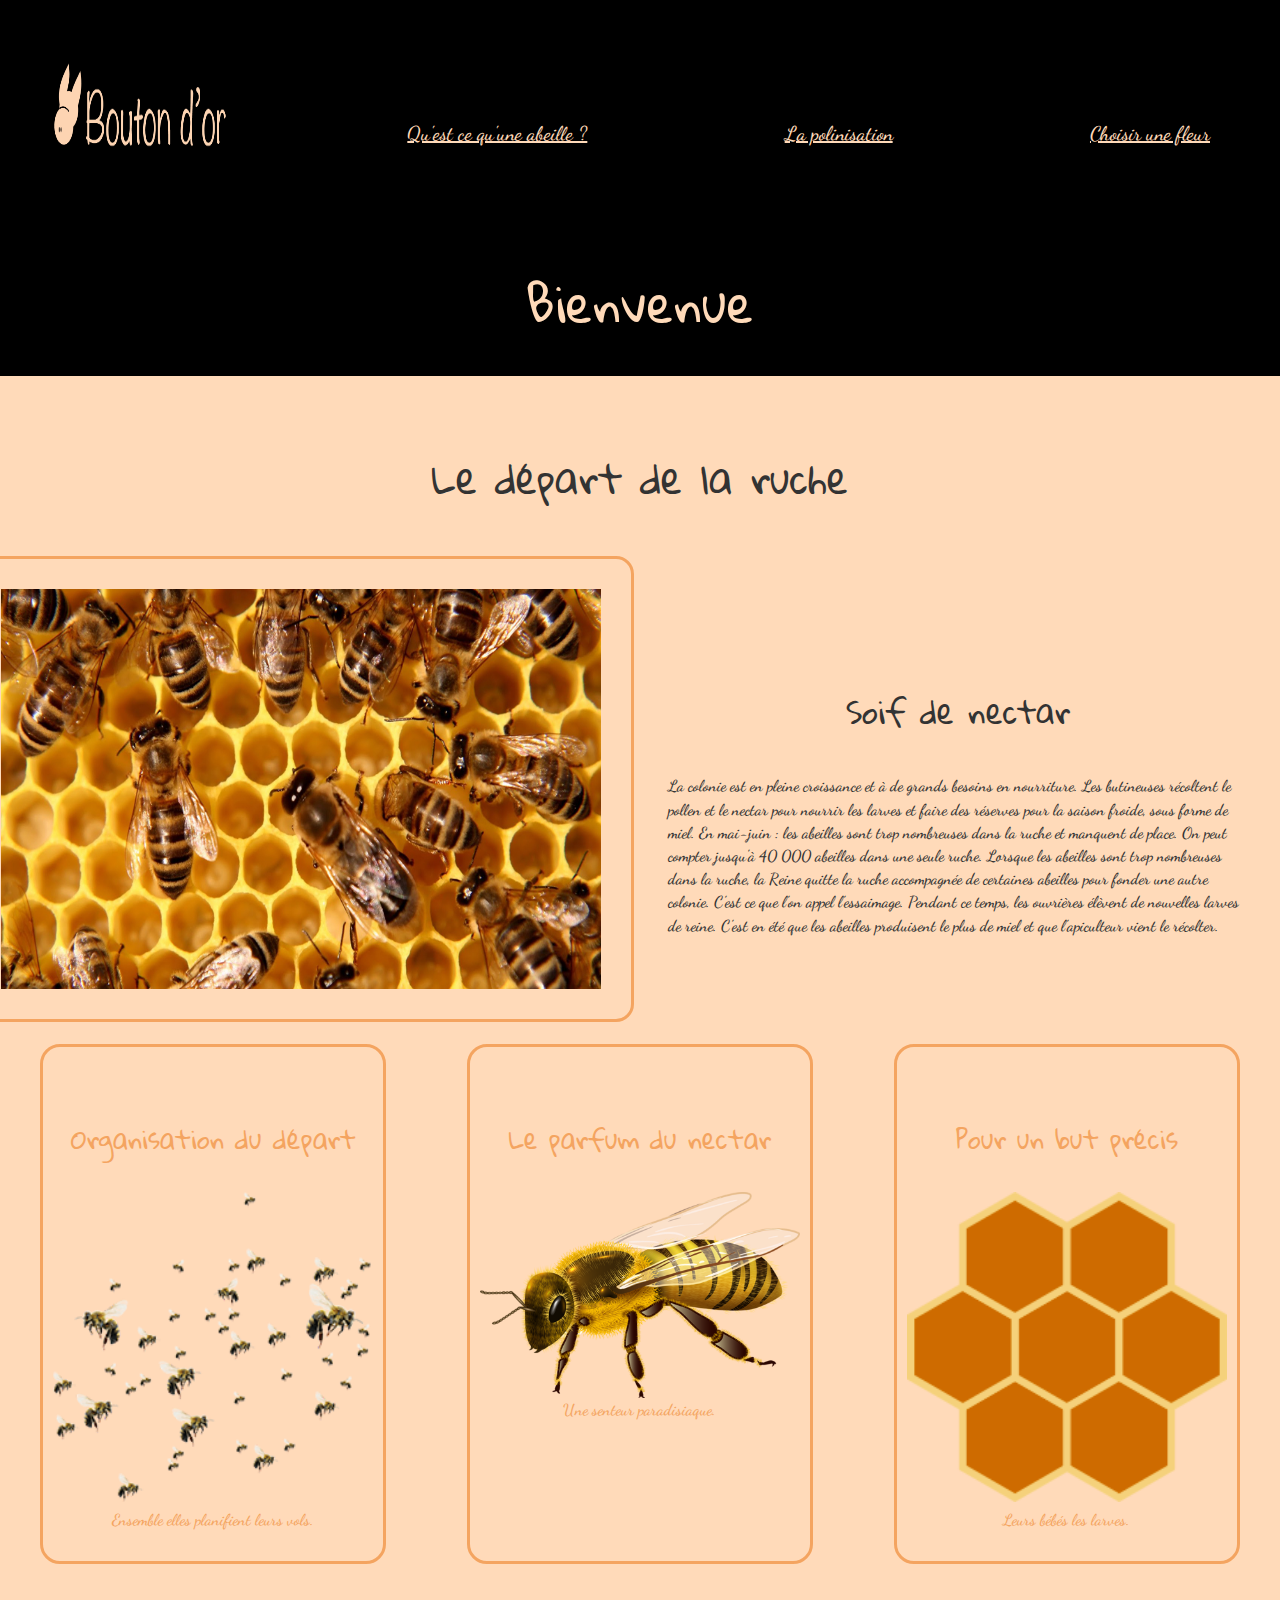
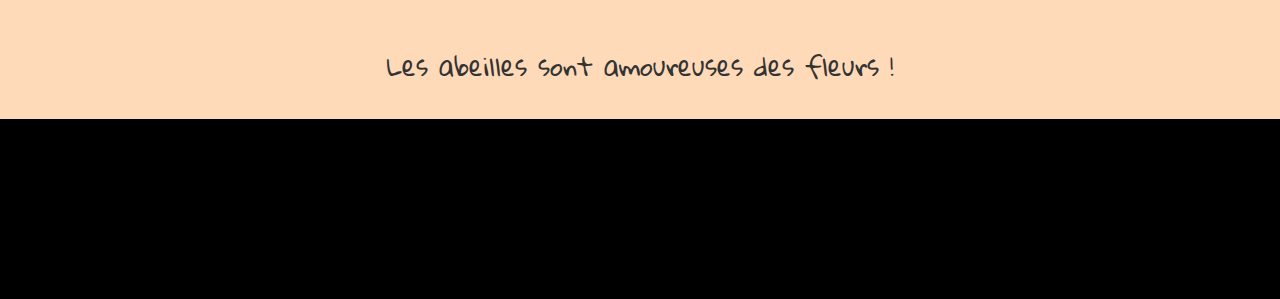
<file: index.html>
<!DOCTYPE html>
<html lang="en" dir="ltr">
  <head>
    <meta charset="utf-8">
    <title>Les abeilles</title>

  <link rel="stylesheet" href="css/reset.css">
  <link rel="stylesheet" href="css/typo.css">
  <link rel="stylesheet" href="css/master.css">
  </head>


  <body>
<header>
<ul class="navigation">
  <img class="logo" src="css/images/logoabeilles.png" alt="logo">
  <li><a href="step04.html">Qu'est ce qu'une abeille ?</a></li>
  <li><a class="item2" href="index.html">La polinisation</a></li>
  <li><a href="step01.html">Choisir une fleur</a></li>
</ul>
 <h1> Bienvenue </h1>
</header>


<section>
  <h2> Le départ de la ruche </h2>

<div class="nectar">
  <img class="ruche" src="css/images/ruche.jpg" alt="ruche">

  <div class="soif"><h3> Soif de nectar</h3>

  <p>
    La colonie est en pleine croissance et à de grands besoins en nourriture. Les butineuses récoltent le pollen et le nectar pour nourrir les larves et faire des réserves pour la saison froide, sous forme de miel. En mai-juin : les abeilles sont trop nombreuses dans la ruche et manquent de place.
    On peut compter jusqu'à 40 000 abeilles dans une seule ruche. Lorsque les abeilles sont trop nombreuses dans la ruche, la Reine quitte la ruche accompagnée de certaines abeilles pour fonder une autre colonie. C’est ce que l’on appel l’essaimage. Pendant ce temps, les ouvrières élèvent de nouvelles larves de reine. C’est en été que les abeilles produisent le plus de miel et que l’apiculteur vient le récolter.
</p>
</div>
</div>
</section>



<div class="product-list">

  <div class="product-item">
    <h4>Organisation du départ</h4>
    <img class="plus"src="css/images/plus2.png" alt="ab">
    <p>Ensemble elles planifient leurs vols.</p>
  </div>

  <div class="product-item">
      <h4>Le parfum du nectar</h4>
      <img class="nectar"src="css/images/pequena.png" alt="z">
    <p>Une senteur paradisiaque.</p>
  </div>

  <div class="product-item">
      <h4>Pour un but précis</h4>
      <img class="larve"src="css/images/alveole.png" alt="e">
    <p>Leurs bébés les larves.</p>
  </div>

</div>



  <h4>
  Les abeilles sont amoureuses des fleurs !
</h4>



</article>


<footer>

</footer>

  </body>
</file>
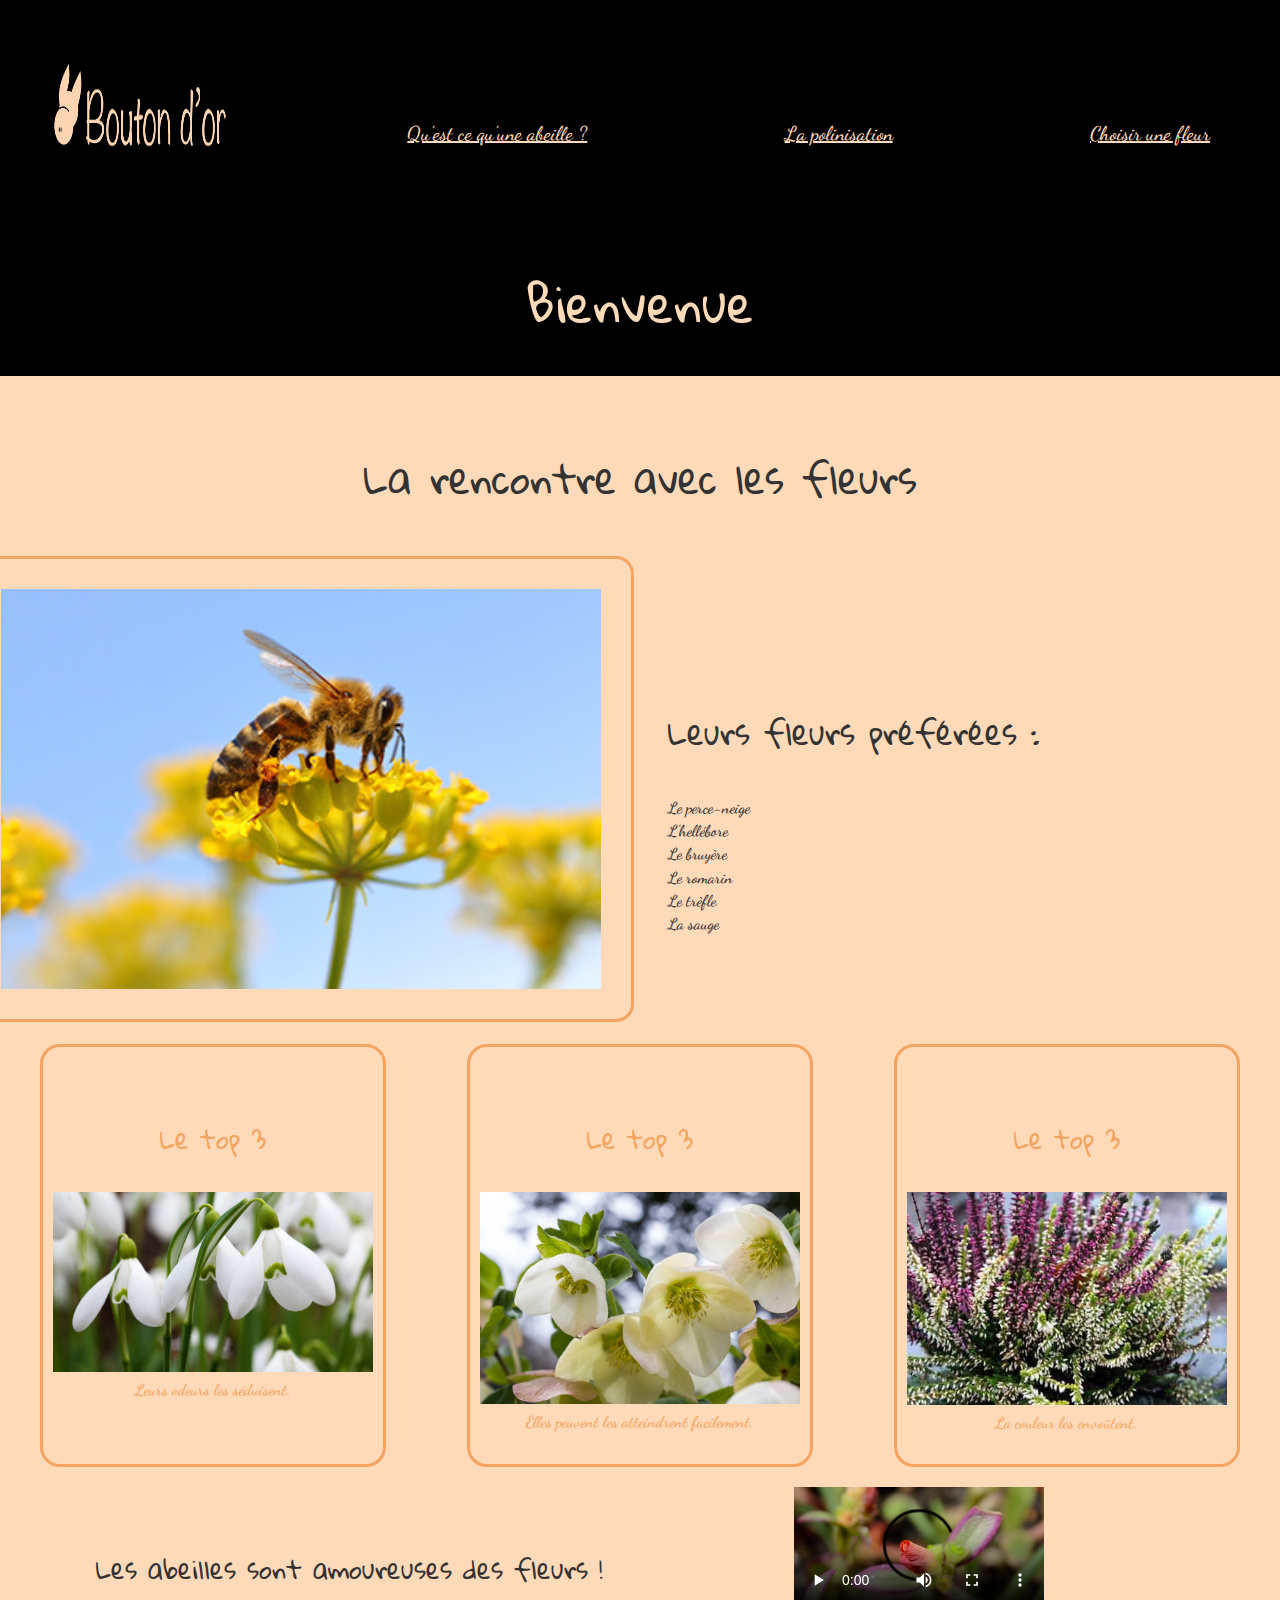
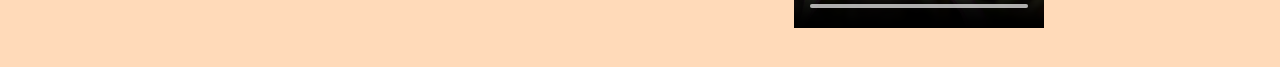
<file: step01.html>
<!DOCTYPE html>
<html lang="en" dir="ltr">
  <head>
    <meta charset="utf-8">
    <title>Bee Page</title>

  <link rel="stylesheet" href="css/reset.css">
  <link rel="stylesheet" href="css/typo.css">
  <link rel="stylesheet" href="css/master.css">
  </head>
  <body>
    <body>
  <header>
  <ul class="navigation">
    <img class="logo" src="css/images/logoabeilles.png" alt="logo">
    <li><a href="step04.html">Qu'est ce qu'une abeille ?</a></li>
    <li><a class="item2" href="index.html">La polinisation</a></li>
    <li><a href="step01.html">Choisir une fleur</a></li>
  </ul>
   <h1> Bienvenue </h1>
  </header>


  <section>
    <h2> La rencontre avec les fleurs </h2>

  <div class="nectar">
    <img class="ruche" src="css/images/fleur.jpg" alt="fleur">

    <div class="soif"><h3> Leurs fleurs préférées :</h3>

<ul class="liste_fleurs">
        <li><a>Le perce-neige</a></li>
        <li><a>L’hellébore</a></li>
        <li><a>Le bruyère</a></li>
        <li><a>Le romarin</a></li>
        <li><a>Le trèfle</a></li>
        <li><a>La sauge</a></li>
      </ul>
</div>

  </section>



  <div class="product-list">

    <div class="product-item">
      <h4>Le top 3</h4>
      <img class="perce"src="css/images/perce.jpg" alt="percee">
      <p>Leurs odeurs les séduisent.</p>
    </div>

    <div class="product-item">
        <h4>Le top 3</h4>
        <img class="hellebore"src="css/images/hellebore.jpg" alt="helle">
      <p>Elles peuvent les atteindrent facilement.</p>
    </div>

    <div class="product-item">
        <h4>Le top 3</h4>
        <img class="bruyere"src="css/images/bruyere.jpg" alt="bru">
      <p>La couleur les envoûtent.</p>
    </div>




    <h4>
    Les abeilles sont amoureuses des fleurs !
  </h4>


<div class="video">
  <video controls width="250">

        <source src="medias/flower.webm"
                type="video/webm">

        <source src="medias/flower.mp4"
                type="video/mp4">

        Sorry, your browser doesn't support embedded videos.
    </video>
    </div>



  </article>


  <footer>

  </footer>

    </body>
</file>
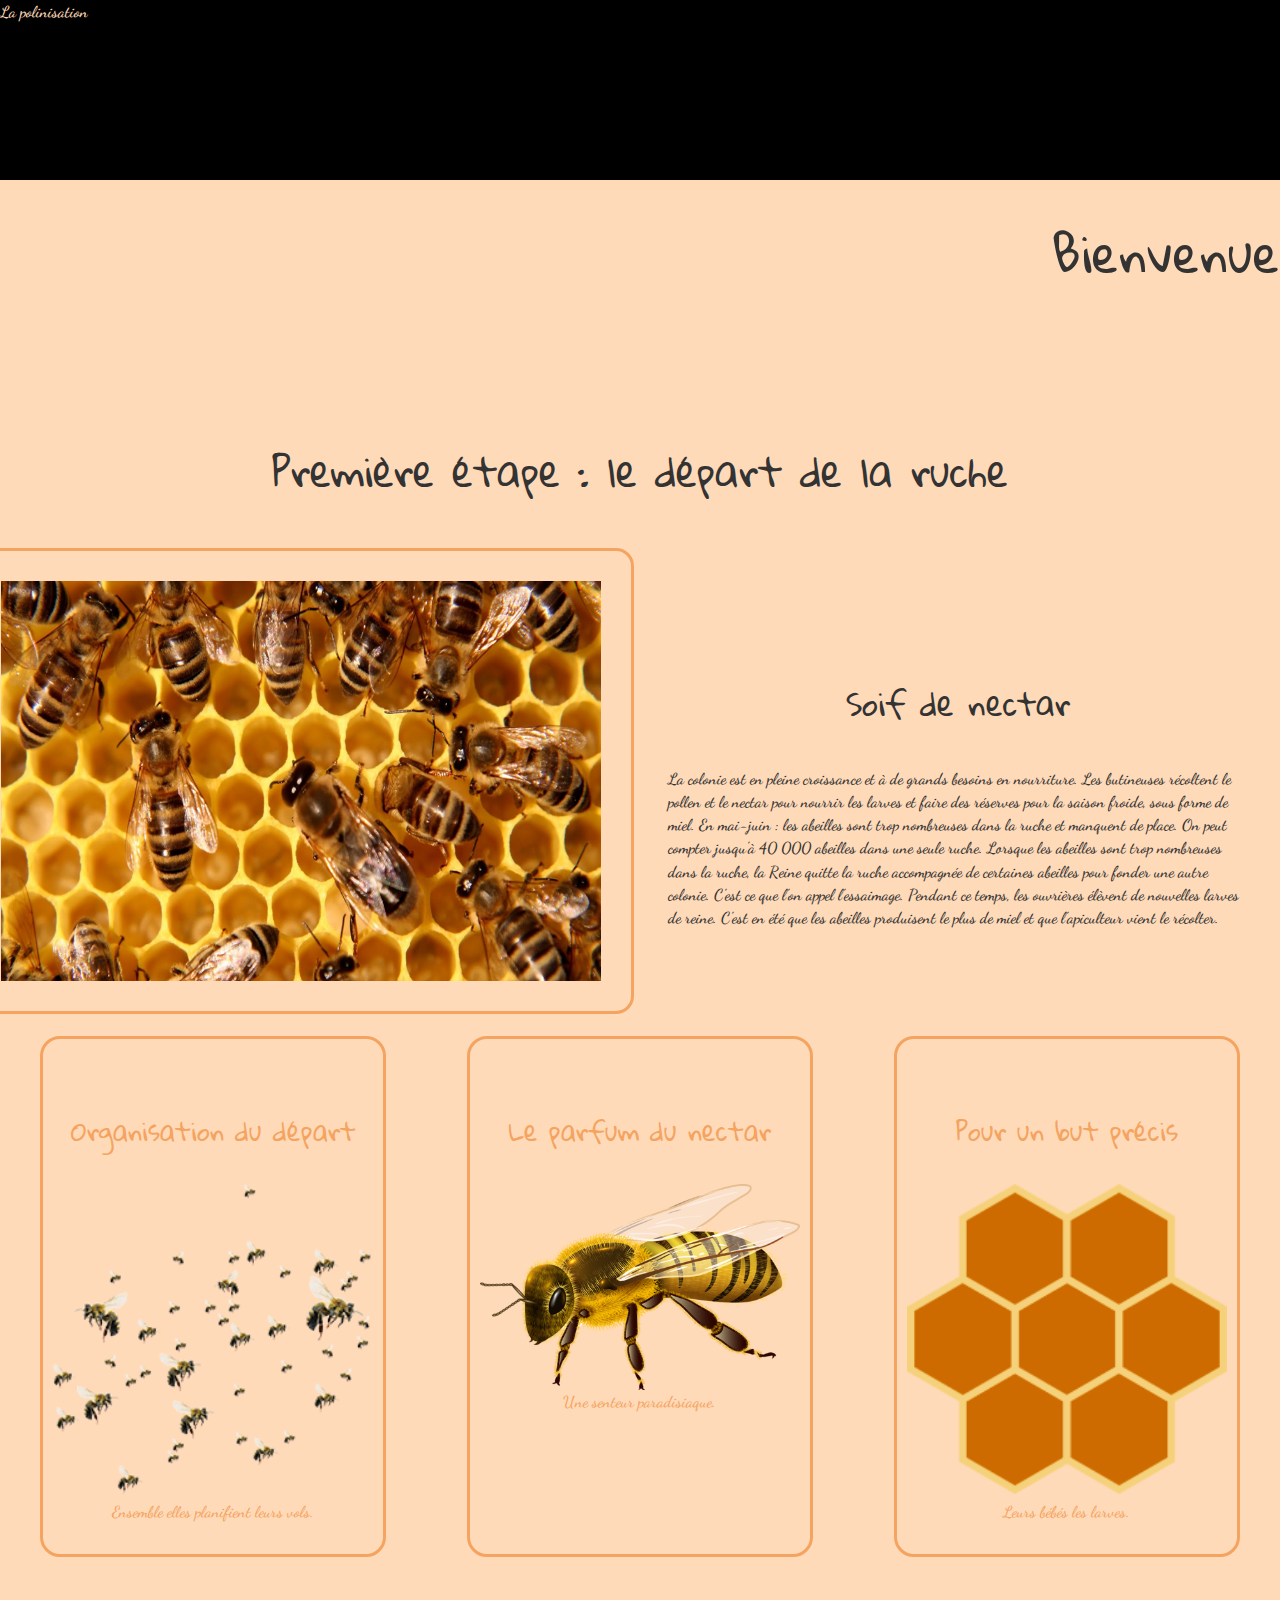
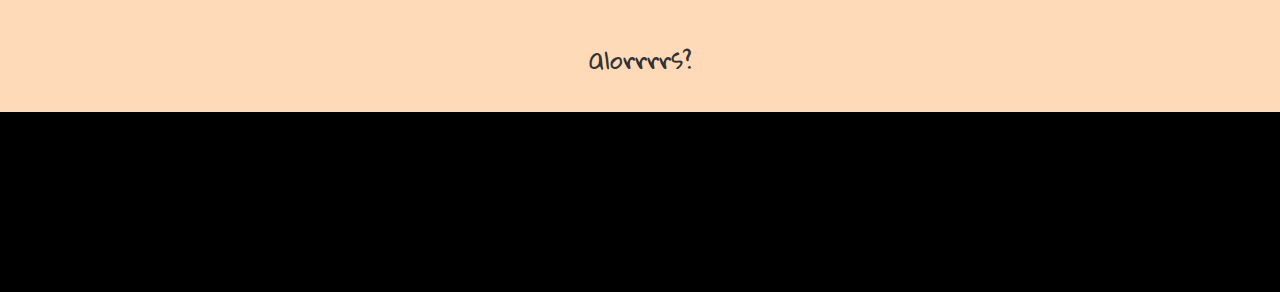
<file: step02.html>
<!DOCTYPE html>
<html lang="en" dir="ltr">
  <head>
    <meta charset="utf-8">
    <title>Bee Page</title>

  <link rel="stylesheet" href="css/reset.css">
  <link rel="stylesheet" href="css/typo.css">
  <link rel="stylesheet" href="css/master.css">
  </head>
  <body>
<header>
  La polinisation
</header>

<ul class="navigation">
  <li><a href="step04.html">previous</a></li>
  <li><a href="index.html">La polinisation</a></li>
  <li><a href="step01.html">next</a></li>
   <h1> Bienvenue </h1>
</ul>




<section>
 <h2> Première étape : le départ de la ruche </h2>

<div class="nectar">
 <img class="ruche" src="css/images/ruche.jpg" alt="ruche">

 <div class="soif"><h3> Soif de nectar</h3>

 <p>
   La colonie est en pleine croissance et à de grands besoins en nourriture. Les butineuses récoltent le pollen et le nectar pour nourrir les larves et faire des réserves pour la saison froide, sous forme de miel. En mai-juin : les abeilles sont trop nombreuses dans la ruche et manquent de place.
   On peut compter jusqu'à 40 000 abeilles dans une seule ruche. Lorsque les abeilles sont trop nombreuses dans la ruche, la Reine quitte la ruche accompagnée de certaines abeilles pour fonder une autre colonie. C’est ce que l’on appel l’essaimage. Pendant ce temps, les ouvrières élèvent de nouvelles larves de reine. C’est en été que les abeilles produisent le plus de miel et que l’apiculteur vient le récolter.
</p>
</div>
</div>
</section>



<div class="product-list">

 <div class="product-item">
   <h4>Organisation du départ</h4>
   <img class="plus"src="css/images/plus.png" alt="ab">
   <p>Ensemble elles planifient leurs vols.</p>
 </div>

 <div class="product-item">
     <h4>Le parfum du nectar</h4>
     <img class="nectar"src="css/images/pequena.png" alt="z">
   <p>Une senteur paradisiaque.</p>
 </div>

 <div class="product-item">
     <h4>Pour un but précis</h4>
     <img class="larve"src="css/images/alveole.png" alt="e">
   <p>Leurs bébés les larves.</p>
 </div>

</div>



 <h4>
 alorrrrs?
</h4>



</article>


<footer>

</footer>

 </body>
</file>
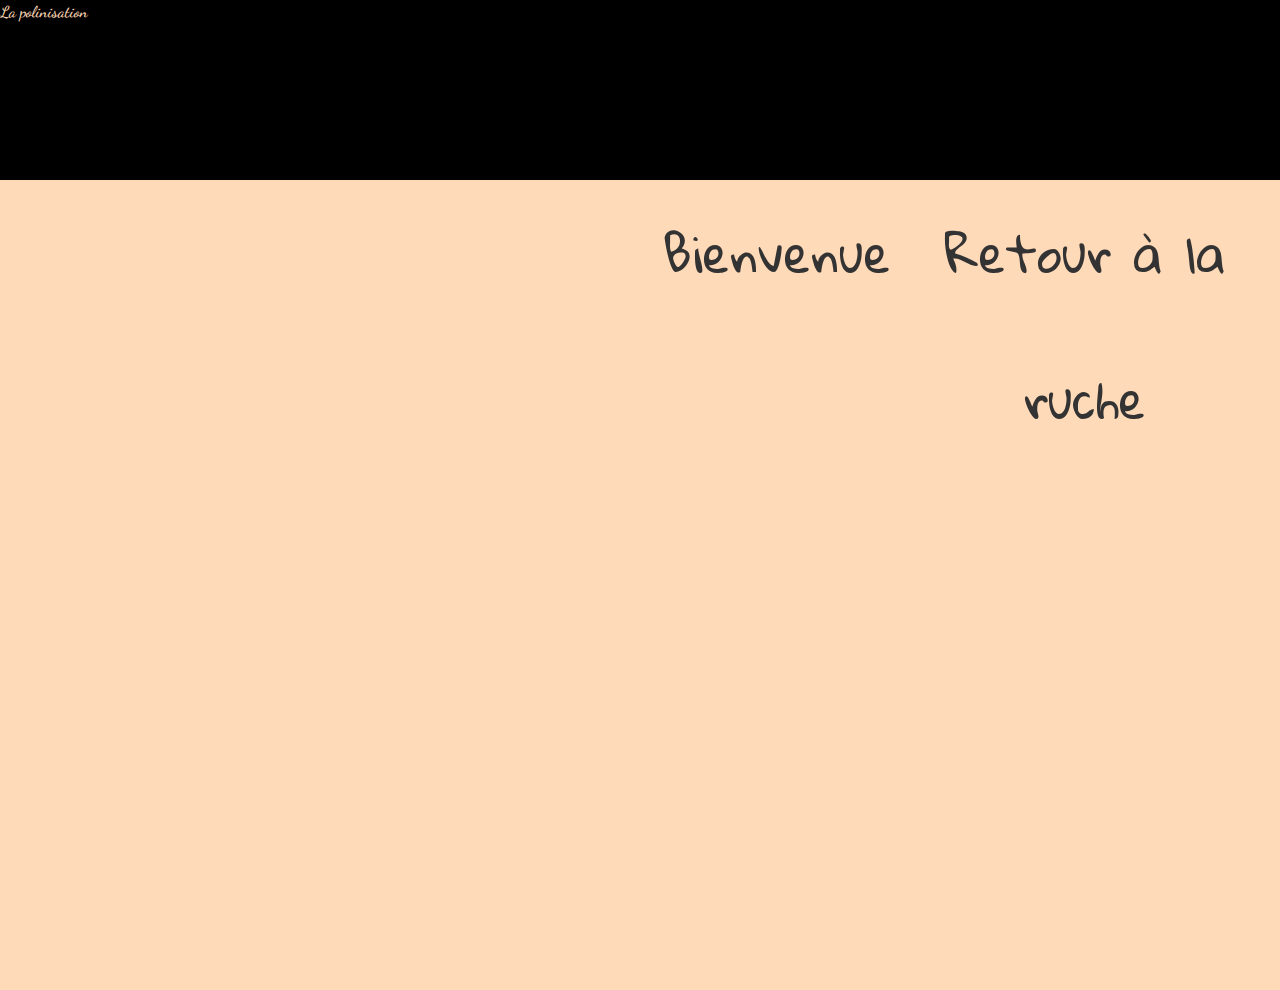
<file: step03.html>
<!DOCTYPE html>
<html lang="en" dir="ltr">
  <head>
    <meta charset="utf-8">
    <title>Bee Page</title>

  <link rel="stylesheet" href="css/reset.css">
  <link rel="stylesheet" href="css/typo.css">
  <link rel="stylesheet" href="css/master.css">
  </head>
  <body>

<header>
  La polinisation
</header>
<ul class="navigation">
  <li><a href="step04.html">Qu'est ce qu'une abeille </a></li>
  <li><a href="index.html">La polinisation</a></li>
  <li><a href="step01.html">Choisir une fleur</a></li>
   <h1> Bienvenue </h1>

<article class="">
  <h1>
Retour à la ruche</h1>
</article>



  </body>
</file>
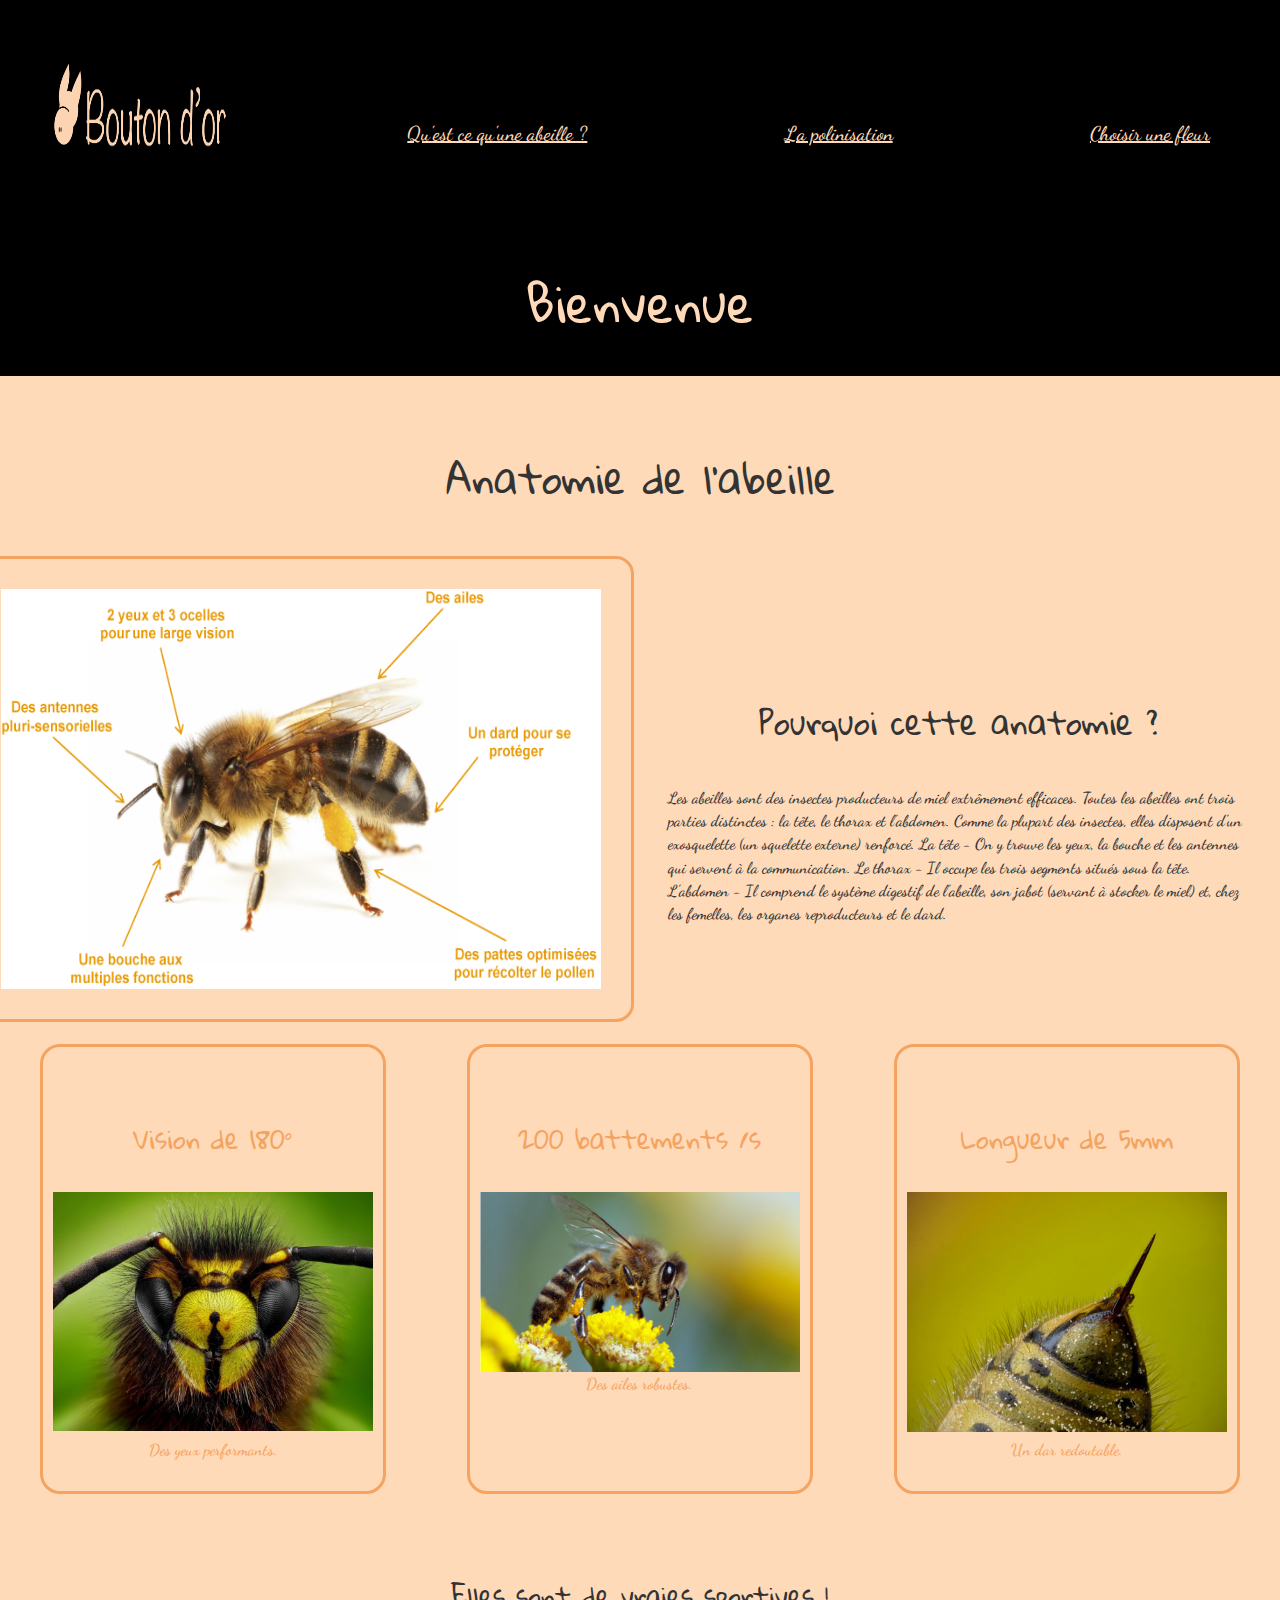
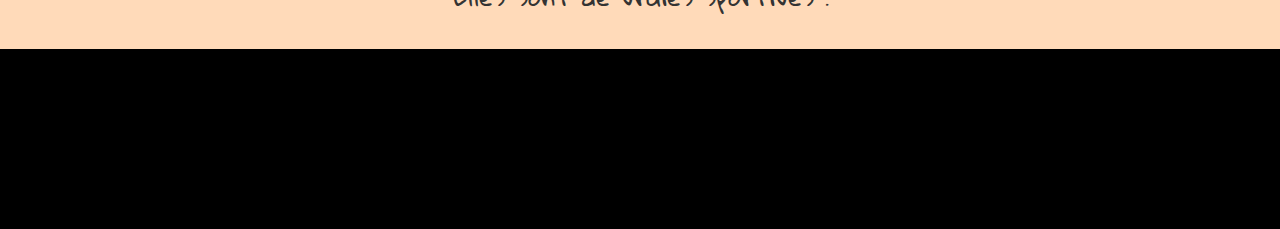
<file: step04.html>
<!DOCTYPE html>
<html lang="en" dir="ltr">
  <head>
    <meta charset="utf-8">
    <title>Les abeilles</title>

  <link rel="stylesheet" href="css/reset.css">
  <link rel="stylesheet" href="css/typo.css">
  <link rel="stylesheet" href="css/master.css">
  </head>


  <body>
<header>
<ul class="navigation">
  <img class="logo" src="css/images/logoabeilles.png" alt="logo">
  <li><a href="step04.html">Qu'est ce qu'une abeille ?</a></li>
  <li><a class="item2" href="index.html">La polinisation</a></li>
  <li><a href="step01.html">Choisir une fleur</a></li>
</ul>
 <h1> Bienvenue </h1>
</header>




<section>
  <h2> Anatomie de l'abeille </h2>

<div class="nectar">
  <img class="ruche" src="css/images/anatomie.png" alt="anatomie">

  <div class="soif"><h3> Pourquoi cette anatomie ?</h3>

  <p>
    Les abeilles sont des insectes producteurs de miel extrêmement efficaces. Toutes les abeilles ont trois parties distinctes : la tête, le thorax et l'abdomen. Comme la plupart des insectes, elles disposent d'un exosquelette (un squelette externe) renforcé.
La tête - On y trouve les yeux, la bouche et les antennes qui servent à la communication.
Le thorax - Il occupe les trois segments situés sous la tête.
L'abdomen - Il comprend le système digestif de l'abeille, son jabot (servant à stocker le miel) et, chez les femelles, les organes reproducteurs et le dard.
</p>
</div>
</div>
</section>



<div class="product-list">

  <div class="product-item">
    <h4>Vision de 180°</h4>
    <img class="plus"src="css/images/yeux.jpg" alt="yeux">
    <p>Des yeux performants.</p>
  </div>

  <div class="product-item">
      <h4>200 battements /s</h4>
      <img class="nectar"src="css/images/ailes.jpg" alt="jpg">
    <p>Des ailes robustes.</p>
  </div>

  <div class="product-item">
      <h4>Longueur de 5mm</h4>
      <img class="dar"src="css/images/dar.jpg" alt="dar">
    <p>Un dar redoutable.</p>
  </div>

</div>

<h4>
  Elles sont de vraies sportives !
</h4>



</article>


<footer>

</footer>

  </body>
</file>
<file: css/typo.css>
@import url('https://fonts.googleapis.com/css?family=Gloria+Hallelujah&display=swap');
@import url('https://fonts.googleapis.com/css?family=Dancing+Script|Gloria+Hallelujah&display=swap');

html {font-size: 16px;}

body {
  background-color: black;
  font-family: 'Dancing Script', cursive;
  font-weight: 550;

  line-height: 1.45;
  color: #333;
  text-align: ;justify-content: center;
}




p {margin-bottom: 1.25em;}

h1, h2, h3, h4, h5 {

  margin: 2.75rem 0 1rem;
  font-family: 'Gloria Hallelujah', cursive;
  font-weight: 400;
  line-height: 3;
  text-align: center
}

h1 {
  margin-top: 0;
  font-size: 3.052em;

}

h2 {font-size: 2.441em;}

h3 {font-size: 1.953em;}

h4 {font-size: 1.563em;}

h5 {font-size: 1.25em;}

small, .text_small {font-size: 0.8em;}
</file>
<file: css/master.css>
body{
  background: rgb(241, 222, 66);
  background-color: #FFDAB9
}

header{

  background: rgba(0, 0, 0, 1);
    min-height: 20vh;
    color: #FFDAB9;
}

.video {
  width: 200px;
  height: 100px;

}

.nectar {
  display: flex;
  align-items: center;
}
.soif {
  padding: 2em;
}
.plus{

max-width: : 60px;
}

.h3 {
  max-width: 640px;
text-align: right;
position: relative;
z-index: 10;

}


article{
min-height: 90vh;
}


.logo {
 width: 200px;
	height: 150px;
  margin:20px;
 padding:20px;
}

.product-list {
  display:flex;
  flex-wrap: wrap;
  justify-content: space-around;
}


.product-item img {
  width: 100%;
}


.h4{
  line-height: 2em;
  padding: 10px;
  flex-basis: 320px;
  justify-content: space-around;




}

.product-item {
padding: 10px;
flex-basis: 320px;
border: 3px solid #F4A460;
border-radius: 20px;
margin: 20px;
text-align: center;
color: 	#F4A460;
}

.p{
  max-width: 640px;
  text-align: center;
  position: relative;
  z-index: 10;

}


footer{
background: rgba(0, 0, 0, 1);
min-height: 20vh;
color: #fff;
  }

  .navigation{
  display: flex;
  justify-content: space-between;
  }

  .ruche{
    width: 600px;
  	height: 400px;
    margin:2px;
   padding:30px;
   margin-left: -2em;
   border: 3px solid #F4A460;
   border-radius: 18px;
   }

  .navigation a{
  color: #FFDAB9;
  padding: 2em;
  font-size: 20px;
  display: flex;
  justify-content: flex-end;
  margin-top: 80px;
  margin-right: 30px;
  }

  .item2 {
    margin-right: -5em;
  }
</file>
